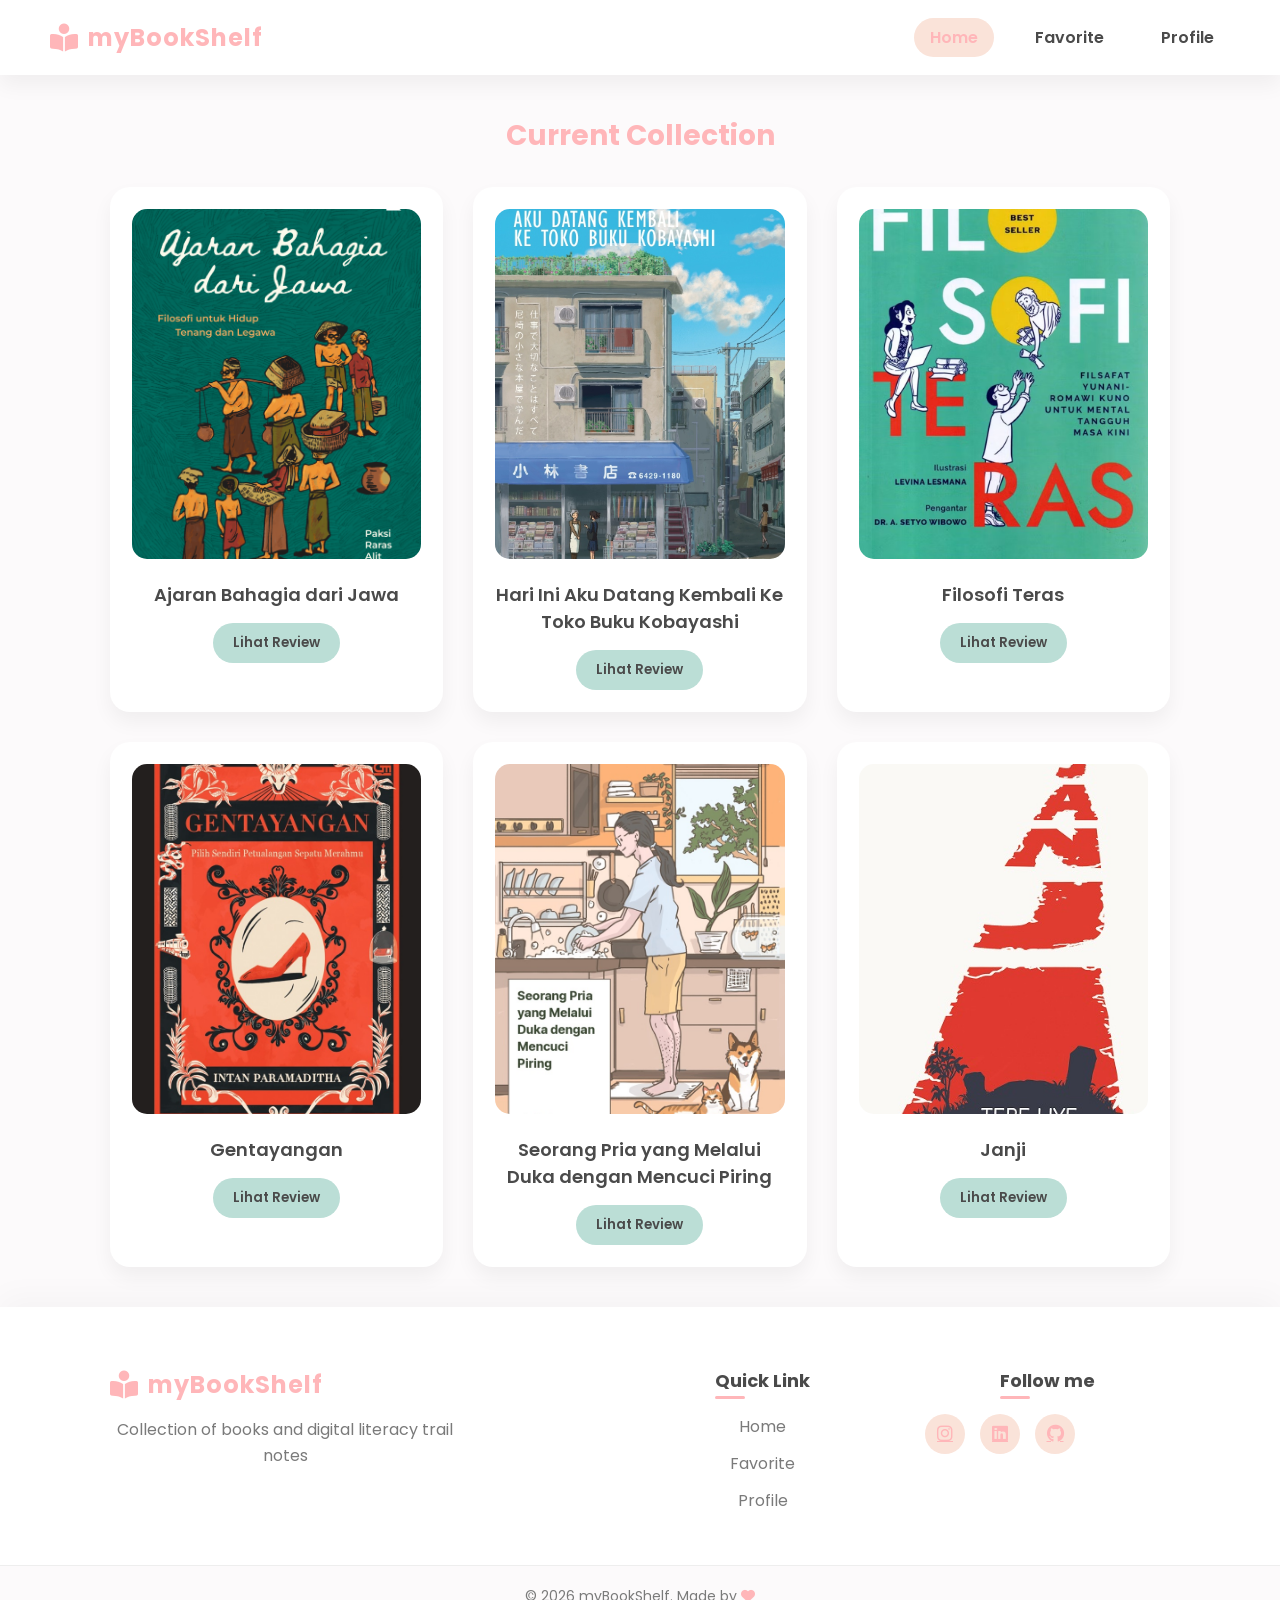
<file: index.html>
<!DOCTYPE html>
<html lang="id">
<head>
    <meta charset="UTF-8">
    <meta name="viewport" content="width=device-width, initial-scale=1.0">
    <title>myBookShelf</title>
    <!-- Google Fonts: Poppins -->
    <link href="https://fonts.googleapis.com/css2?family=Poppins:wght@300;400;600;700&display=swap" rel="stylesheet">
    <!-- FontAwesome for Icons -->
    <link rel="stylesheet" href="https://cdnjs.cloudflare.com/ajax/libs/font-awesome/6.4.0/css/all.min.css">
    <link rel="stylesheet" href="style.css">
</head>
<body>

    <!-- Header & Navigation -->
    <header>
        <div class="logo-container">
            <i class="fa-solid fa-book-open-reader logo-icon"></i>
            <h1 class="logo-text">myBookShelf</h1>
        </div>
        <nav>
            <ul class="nav-links">
                <li><a href="#" id="nav-home" class="active">Home</a></li>
                <li><a href="#" id="nav-favorite">Favorite</a></li>
                <li><a href="#" id="nav-profile">Profile</a></li>
            </ul>
        </nav>
    </header>

    <!-- Main Content Area -->
    <main>
        <!-- Home View: Daftar Buku -->
        <section id="home-view" class="view-section active">
            <div class="container">
                <h2 class="section-title">Current Collection</h2>
                <div class="card-grid" id="book-container">
                    <!-- Card view akan digenerate oleh JavaScript -->
                </div>
            </div>
        </section>

        <!-- Review View: Detail Buku -->
        <section id="review-view" class="view-section">
            <div class="container review-container" id="review-content">
                <!-- Konten review akan diisi oleh JavaScript -->
            </div>
        </section>

        <!--Profile View: Halaman Profile-->
        <section id="profile-view" class="view-section">
            <div class="container">
                <div class="profile-card">
                    <img src="assets/images/profile.jpeg" alt="Foto Profil" class="profile-avatar">
                    <h2 class="profile-name">
                        Aulia Salsabila
                    </h2>
                    <p class="profile-role">Mobile App Development, AI Engineer</p>
                    <p class="profile-location"><i class="fa-solid fa-location-dot"></i> Jambi, Indonesia</p>
                    <div class="profile-bio">
                        <p>Someone who loves read some books and also like coding as well</p>
                    </div>
                    <div class="profile-stats">
                        <div class="stat-box">
                            <h3 id="stat-read">0</h3>
                            <p>Read</p>
                        </div>
                        <div class="stat-box">
                            <h3 id="stat-reviewed">0</h3>
                            <p>Reviewed</p>
                        </div>
                        <div class="stat-box">
                            <h3 id="stat-favorite">0</h3>
                            <p>Favorite Book</p>
                        </div>
                    </div>
                </div>
            </div>
        </section>
    </main>

    <!-- Footer -->
    <footer class="modern-footer">
        <div class="footer-container">
            <div class="footer-brand">
                <div class="logo-container footer-logo">
                    <i class="fa-solid fa-book-open-reader logo-icon"></i>
                    <h2 class="logo-text">myBookShelf</h2>
                </div>
                <p class="footer-desc">Collection of books and digital literacy trail notes</p>
            </div>

            <div class="footer-links">
                <h3>Quick Link</h3>
                <ul>
                    <li><a href="" onclick="document.getElementById('nav-home').click()">Home</a></li>
                    <li><a href="#" onclick="document.getElementById('nav-favorite').click()">Favorite</a></li>
                    <li><a href="#" onclick="document.getElementById('nav-profile').click()">Profile</a></li>
                </ul>
            </div>

            <div class="footer-social">
                <h3>Follow me</h3>
                <div class="social-icons">
                    <a href="https://www.instagram.com/jellywops/"><i class="fa-brands fa-instagram"></i></a>
                    <a href="https://www.linkedin.com/in/auliasalsabila11/"><i class="fa-brands fa-linkedin"></i></a>
                    <a href="https://github.com/auliachu"><i class="fa-brands fa-github"></i></a>
                </div>
            </div>
        </div>

        <div class="footer-bottom">
            <p>&copy; 2026 myBookShelf. Made by <i class="fa-solid fa-heart" style="color: var(--primary-color);"></i></p>
        </div>
    </footer>

    <script src="script.js"></script>
</body>
</html>
</file>
<file: style.css>
/* Palet Warna Pastel & Modern */
:root {
    --primary-color: #ffb6b9; /* Soft Pink */
    --secondary-color: #fae3d9; /* Peach/Cream */
    --accent-color: #bbded6; /* Mint Green */
    --bg-color: #fcfafb; /* Off-white */
    --text-dark: #4a4a4a;
    --text-light: #7a7a7a;
    --white: #ffffff;
    --shadow: 0 10px 20px rgba(0,0,0,0.05);
    --transition: all 0.3s ease;
}

* {
    margin: 0;
    padding: 0;
    box-sizing: border-box;
}

body {
    font-family: 'Poppins', sans-serif;
    background-color: var(--bg-color);
    color: var(--text-dark);
    display: flex;
    flex-direction: column;
    min-height: 100vh;
}

/* Header & Nav */
header {
    background-color: var(--white);
    padding: 20px 50px;
    display: flex;
    justify-content: space-between;
    align-items: center;
    box-shadow: var(--shadow);
    position: sticky;
    top: 0;
    z-index: 100;
}

.logo-container {
    display: flex;
    align-items: center;
    gap: 10px;
    color: var(--primary-color);
}

.logo-icon {
    font-size: 28px;
}

.logo-text {
    font-size: 24px;
    font-weight: 700;
    letter-spacing: 1px;
}

.nav-links {
    list-style: none;
    display: flex;
    gap: 25px;
}

.nav-links a {
    text-decoration: none;
    color: var(--text-dark);
    font-weight: 600;
    font-size: 16px;
    transition: var(--transition);
    padding: 8px 16px;
    border-radius: 20px;
}

.nav-links a:hover, .nav-links a.active {
    background-color: var(--secondary-color);
    color: var(--primary-color);
}

/* Main Layout */
main {
    flex: 1;
    padding: 40px 0;
}

.container {
    max-width: 1100px;
    margin: 0 auto;
    padding: 0 20px;
}

.section-title {
    text-align: center;
    margin-bottom: 30px;
    color: var(--primary-color);
    font-size: 28px;
}

.view-section {
    display: none;
    animation: fadeIn 0.5s ease;
}

.view-section.active {
    display: block;
}

@keyframes fadeIn {
    from { opacity: 0; transform: translateY(10px); }
    to { opacity: 1; transform: translateY(0); }
}

/* Card View */
.card-grid {
    display: grid;
    grid-template-columns: repeat(auto-fit, minmax(300px, 1fr));
    gap: 30px;
}

.card {
    background: var(--white);
    border-radius: 20px;
    padding: 20px;
    text-align: center;
    box-shadow: var(--shadow);
    transition: var(--transition);
    border: 2px solid transparent;
}

.card:hover {
    transform: translateY(-10px);
    border-color: var(--secondary-color);
    box-shadow: 0 15px 30px rgba(255, 182, 185, 0.2);
}

.card-img {
    width: 100%;
    height: 350px;
    object-fit: cover;
    border-radius: 15px;
    margin-bottom: 15px;
}

.card-title {
    font-size: 18px;
    margin-bottom: 15px;
    font-weight: 600;
}

.btn-review {
    background-color: var(--accent-color);
    color: var(--text-dark);
    border: none;
    padding: 10px 20px;
    border-radius: 25px;
    font-weight: 600;
    cursor: pointer;
    transition: var(--transition);
    font-family: inherit;
}

.btn-review:hover {
    background-color: var(--primary-color);
    color: var(--white);
}

/* Review Page Details */
.review-container {
    background: var(--white);
    padding: 40px;
    border-radius: 25px;
    box-shadow: var(--shadow);
}

.btn-back {
    background: none;
    border: none;
    color: var(--text-light);
    font-size: 16px;
    cursor: pointer;
    margin-bottom: 20px;
    display: flex;
    align-items: center;
    gap: 8px;
    font-family: inherit;
}

.btn-back:hover { color: var(--primary-color); }

.landscape-img {
    width: 100%;
    height: 300px;
    object-fit: cover;
    border-radius: 20px;
    margin-bottom: 20px;
}

.portrait-gallery {
    display: grid;
    grid-template-columns: repeat(3, 1fr);
    gap: 15px;
    margin-bottom: 30px;
}

.portrait-img {
    width: 100%;
    height: 250px;
    object-fit: cover;
    border-radius: 15px;
    box-shadow: var(--shadow);
}

.review-header {
    display: flex;
    justify-content: space-between;
    align-items: center;
    margin-bottom: 15px;
}

.review-title {
    font-size: 28px;
    color: var(--primary-color);
}

.btn-favorite {
    background: none;
    border: none;
    font-size: 28px;
    color: var(--primary-color);
    cursor: pointer;
    transition: var(--transition);
}

.btn-favorite:hover { transform: scale(1.1); }

.book-desc {
    font-style: italic;
    color: var(--text-light);
    margin-bottom: 20px;
    line-height: 1.6;
}

.book-review {
    line-height: 1.8;
    text-align: justify;
}

/* Footer */
footer {
    background-color: var(--white);
    padding: 20px;
    text-align: center;
    box-shadow: 0 -5px 15px rgba(0,0,0,0.03);
    margin-top: auto;
}

.footer-content p {
    color: var(--text-light);
    margin-bottom: 10px;
}

.social-links a {
    color: var(--primary-color);
    font-size: 20px;
    margin: 0 10px;
    transition: var(--transition);
}

.social-links a:hover {
    color: var(--accent-color);
}

/* Responsive Design : Tablet*/
@media (max-width: 992px){
    header{
        padding: 15px 30px;
    }

    .landscape-img{
        height: 280px;
    }

    .portrait-img{
        height: 200px;
    }
}

/* Responsive Design : HP Android or Iphone*/
@media (max-width: 768px){
    header{
        flex-direction: column;
        gap: 15px;
        padding: 15px 20px;
    }

    .nav-links{
        width: 100%;
        justify-content: center;
    }

    main{
        padding: 20px 0;
    }

    .review-container{
        padding: 25px 20px;
    }

    .review-title{
        font-size: 22px;
    }

    .landscape-img{
        height: 200px;
    }

    .portrait-gallery{
        display: flex;
        overflow-x: auto;
        scroll-snap-type: x mandatory;
        gap: 10px;
        padding-bottom: 10px;
    }

    .portrait-img{
        flex: 0 0 85%;
        scroll-snap-align: center;
        height: 250px;
    }

    .portrait-gallery::-webkit-scrollbar{
        height: 6px;
    }
    .portrait-gallery::-webkit-scrollbar-thumb{
        background-color: var(--accent-color);
        border-radius: 10px;
    }
}

/* View HP Sangat Kecil (max-width: 480px) */
@media (max-width: 480px) {
    .logo-text {
        font-size: 20px;
    }
    
    .logo-icon {
        font-size: 24px;
    }

    .card-grid {
        grid-template-columns: 1fr; /* Paksa jadi 1 kolom saja */
    }

    .review-header {
        flex-direction: column;
        align-items: flex-start;
        gap: 10px;
    }
    
    .btn-favorite {
        align-self: flex-end; /* Pindahkan tombol love ke kanan bawah judul */
        margin-top: -45px;
    }
}

/* =========================================
   PROFILE VIEW STYLING
   ========================================= */
.profile-card {
    background: var(--white);
    border-radius: 25px;
    padding: 50px 30px;
    text-align: center;
    box-shadow: var(--shadow);
    max-width: 600px;
    margin: 0 auto;
    border-top: 8px solid var(--primary-color);
}

.profile-avatar {
    width: 150px;
    height: 150px;
    border-radius: 50%;
    object-fit: cover;
    margin-bottom: 20px;
    border: 5px solid var(--secondary-color);
    box-shadow: 0 5px 15px rgba(0,0,0,0.1);
}

.profile-name {
    font-size: 28px;
    color: var(--primary-color);
    margin-bottom: 5px;
}

.profile-role {
    font-size: 16px;
    font-weight: 600;
    color: var(--text-dark);
    margin-bottom: 5px;
}

.profile-location {
    font-size: 14px;
    color: var(--text-light);
    margin-bottom: 20px;
}

.profile-location i {
    color: var(--accent-color);
}

.profile-bio {
    background-color: var(--bg-color);
    padding: 20px;
    border-radius: 15px;
    margin-bottom: 30px;
    color: var(--text-light);
    font-style: italic;
    line-height: 1.6;
}

.profile-stats {
    display: flex;
    justify-content: center;
    gap: 30px;
}

.stat-box {
    background-color: var(--white);
    padding: 15px 25px;
    border-radius: 15px;
    box-shadow: 0 5px 15px rgba(0,0,0,0.03);
    border: 1px solid var(--secondary-color);
}

.stat-box h3 {
    font-size: 24px;
    color: var(--primary-color);
}

.stat-box p {
    font-size: 14px;
    color: var(--text-light);
}

/* =========================================
   MODERN FOOTER STYLING
   ========================================= */
.modern-footer {
    background-color: var(--white);
    padding: 60px 0 0 0;
    box-shadow: 0 -10px 30px rgba(0,0,0,0.03);
    margin-top: auto;
}

.footer-container {
    max-width: 1100px;
    margin: 0 auto;
    padding: 0 20px 40px 20px;
    display: grid;
    grid-template-columns: 2fr 1fr 1fr;
    gap: 40px;
}

.footer-logo {
    margin-bottom: 15px;
}

.footer-desc {
    color: var(--text-light);
    line-height: 1.6;
    max-width: 350px;
}

.footer-links h3, .footer-social h3 {
    color: var(--text-dark);
    margin-bottom: 20px;
    font-size: 18px;
    position: relative;
    display: inline-block;
}

.footer-links h3::after, .footer-social h3::after {
    content: '';
    position: absolute;
    left: 0;
    bottom: -5px;
    width: 30px;
    height: 3px;
    background-color: var(--primary-color);
    border-radius: 5px;
}

.footer-links ul {
    list-style: none;
}

.footer-links ul li {
    margin-bottom: 12px;
}

.footer-links ul li a {
    text-decoration: none;
    color: var(--text-light);
    transition: var(--transition);
}

.footer-links ul li a:hover {
    color: var(--primary-color);
    padding-left: 5px;
}

.social-icons {
    display: flex;
    gap: 15px;
}

.social-icons a {
    display: inline-flex;
    align-items: center;
    justify-content: center;
    width: 40px;
    height: 40px;
    background-color: var(--secondary-color);
    color: var(--primary-color);
    border-radius: 50%;
    font-size: 18px;
    transition: var(--transition);
}

.social-icons a:hover {
    background-color: var(--primary-color);
    color: var(--white);
    transform: translateY(-5px);
}

.footer-bottom {
    background-color: var(--bg-color);
    text-align: center;
    padding: 20px;
    border-top: 1px solid #eee;
}

.footer-bottom p {
    color: var(--text-light);
    font-size: 14px;
}

/* Update Media Queries untuk Footer & Profile di HP */
@media (max-width: 768px) {
    .footer-container {
        grid-template-columns: 1fr;
        text-align: center;
    }
    
    .footer-desc {
        margin: 0 auto;
    }

    .footer-links h3::after, .footer-social h3::after {
        left: 50%;
        transform: translateX(-50%);
    }

    .social-icons {
        justify-content: center;
    }

    .profile-stats {
        flex-direction: column;
        gap: 15px;
    }
}
</file>
